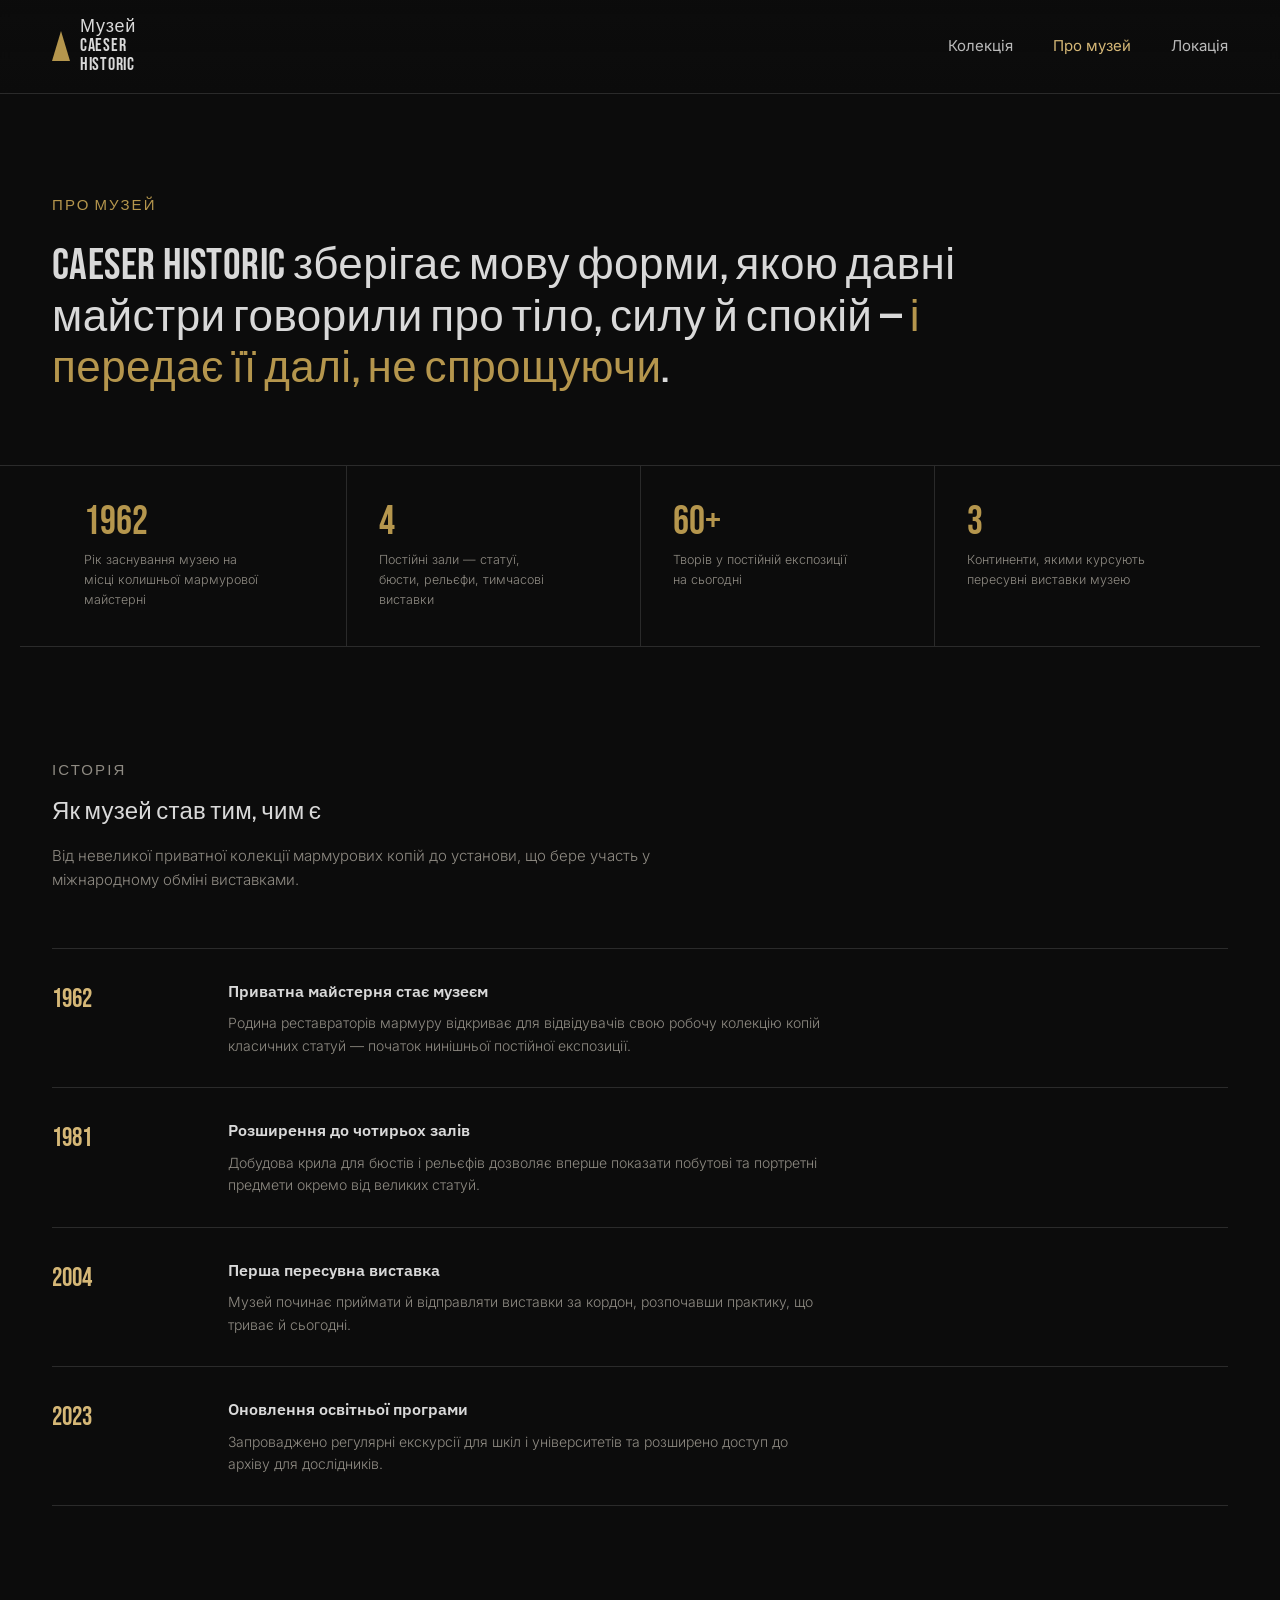
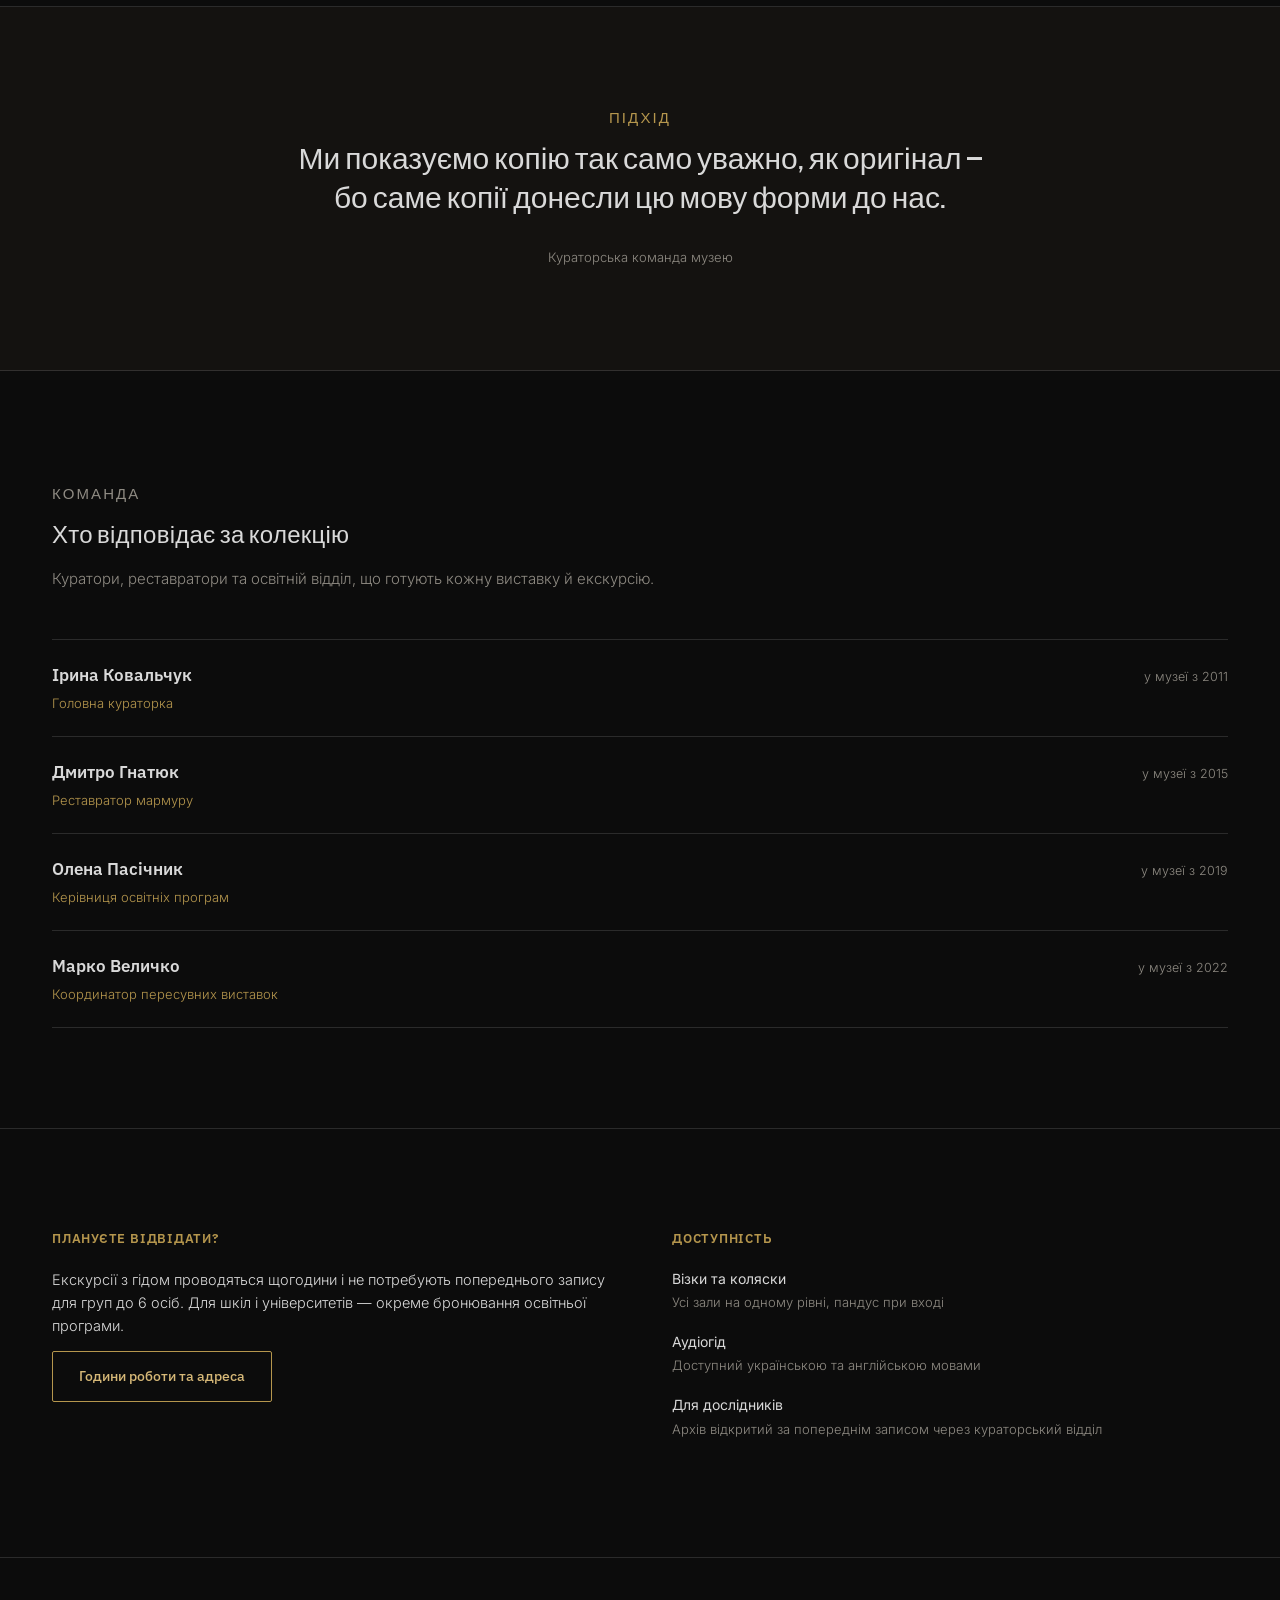
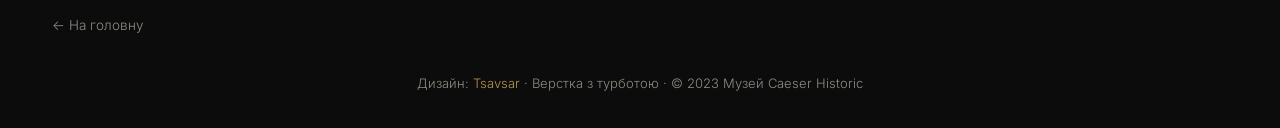
<file: about.html>
<!DOCTYPE html>
<html lang="uk">
<head>
<meta charset="UTF-8">
<meta name="viewport" content="width=device-width, initial-scale=1.0">
<title>Про музей — Caeser Historic</title>
<link rel="preconnect" href="https://fonts.googleapis.com">
<link rel="preconnect" href="https://fonts.gstatic.com" crossorigin>
<link href="https://fonts.googleapis.com/css2?family=Bebas+Neue&family=IBM+Plex+Sans:wght@400;500;600&family=Inter:wght@300;400;500;600;700&display=swap" rel="stylesheet">
<link rel="stylesheet" href="style2.css">
</head>
<body>

<header>
  <div class="nav">
    <a class="logo" href="index.html">
      <svg width="18" height="30" viewBox="0 0 24 40" fill="none"><path d="M12 0L24 40H0L12 0Z" fill="#b5964d"/></svg>
      Музей<br>Caeser<br>Historic
    </a>
    <nav class="nav-links">
      <a href="collection.html">Колекція</a>
      <a href="about.html" class="current">Про музей</a>
      <a href="index.html#footer">Локація</a>
    </nav>
    <button class="nav-toggle" aria-label="Меню">☰</button>
  </div>
</header>

<section class="intro">
  <div class="wrap">
    <p class="eyebrow">Про музей</p>
    <h1>Caeser Historic зберігає мову форми, якою давні майстри говорили про тіло, силу й спокій — <em>і передає її далі, не спрощуючи</em>.</h1>
  </div>
</section>

<section class="facts wrap">
  <div class="fact">
    <div class="n">1962</div>
    <div class="l">Рік заснування музею на місці колишньої мармурової майстерні</div>
  </div>
  <div class="fact">
    <div class="n">4</div>
    <div class="l">Постійні зали — статуї, бюсти, рельєфи, тимчасові виставки</div>
  </div>
  <div class="fact">
    <div class="n">60+</div>
    <div class="l">Творів у постійній експозиції на сьогодні</div>
  </div>
  <div class="fact">
    <div class="n">3</div>
    <div class="l">Континенти, якими курсують пересувні виставки музею</div>
  </div>
</section>

<section class="history">
  <div class="wrap">
    <div class="history-head">
      <p class="eyebrow">Історія</p>
      <h2>Як музей став тим, чим є</h2>
      <p>Від невеликої приватної колекції мармурових копій до установи, що бере участь у міжнародному обміні виставками.</p>
    </div>
    <div class="era-list">
      <div class="era">
        <div class="year">1962</div>
        <div>
          <h4>Приватна майстерня стає музеєм</h4>
          <p>Родина реставраторів мармуру відкриває для відвідувачів свою робочу колекцію копій класичних статуй — початок нинішньої постійної експозиції.</p>
        </div>
      </div>
      <div class="era">
        <div class="year">1981</div>
        <div>
          <h4>Розширення до чотирьох залів</h4>
          <p>Добудова крила для бюстів і рельєфів дозволяє вперше показати побутові та портретні предмети окремо від великих статуй.</p>
        </div>
      </div>
      <div class="era">
        <div class="year">2004</div>
        <div>
          <h4>Перша пересувна виставка</h4>
          <p>Музей починає приймати й відправляти виставки за кордон, розпочавши практику, що триває й сьогодні.</p>
        </div>
      </div>
      <div class="era">
        <div class="year">2023</div>
        <div>
          <h4>Оновлення освітньої програми</h4>
          <p>Запроваджено регулярні екскурсії для шкіл і університетів та розширено доступ до архіву для дослідників.</p>
        </div>
      </div>
    </div>
  </div>
</section>

<section class="philosophy">
  <div class="wrap quote-col">
    <p class="eyebrow">Підхід</p>
    <blockquote>Ми показуємо копію так само уважно, як оригінал — бо саме копії донесли цю мову форми до нас.</blockquote>
    <cite>Кураторська команда музею</cite>
  </div>
</section>

<section class="team">
  <div class="wrap">
    <div class="team-head">
      <p class="eyebrow">Команда</p>
      <h2>Хто відповідає за колекцію</h2>
      <p>Куратори, реставратори та освітній відділ, що готують кожну виставку й екскурсію.</p>
    </div>
    <div class="team-list">
      <div class="member">
        <div>
          <h4>Ірина Ковальчук</h4>
          <div class="role">Головна кураторка</div>
        </div>
        <div class="since">у музеї з 2011</div>
      </div>
      <div class="member">
        <div>
          <h4>Дмитро Гнатюк</h4>
          <div class="role">Реставратор мармуру</div>
        </div>
        <div class="since">у музеї з 2015</div>
      </div>
      <div class="member">
        <div>
          <h4>Олена Пасічник</h4>
          <div class="role">Керівниця освітніх програм</div>
        </div>
        <div class="since">у музеї з 2019</div>
      </div>
      <div class="member">
        <div>
          <h4>Марко Величко</h4>
          <div class="role">Координатор пересувних виставок</div>
        </div>
        <div class="since">у музеї з 2022</div>
      </div>
    </div>
  </div>
</section>

<section class="visit">
  <div class="wrap visit-grid">
    <div class="visit-col">
      <h3>Плануєте відвідати?</h3>
      <p>Екскурсії з гідом проводяться щогодини і не потребують попереднього запису для груп до 6 осіб. Для шкіл і університетів — окреме бронювання освітньої програми.</p>
      <div class="cta-row"><a class="cta" href="index.html#footer">Години роботи та адреса</a></div>
    </div>
    <div class="visit-col">
      <h3>Доступність</h3>
      <dl>
        <dt>Візки та коляски</dt>
        <dd>Усі зали на одному рівні, пандус при вході</dd>
        <dt>Аудіогід</dt>
        <dd>Доступний українською та англійською мовами</dd>
        <dt>Для дослідників</dt>
        <dd>Архів відкритий за попереднім записом через кураторський відділ</dd>
      </dl>
    </div>
  </div>
</section>

<footer id="footer">
  <div class="wrap">
    <a class="back-link" href="index.html">← На головну</a>
    <div class="foot-bottom">Дизайн: <span class="g">Tsavsar</span> · Верстка з турботою · © 2023 Музей Caeser Historic</div>
  </div>
</footer>

<script src="script3.js"></script>

</body>
</html>
</file>
<file: style2.css>
:root{
  --bg:#0c0c0c;
  --bg-soft:#141210;
  --gold:#b5964d;
  --gold-bright:#d6b877;
  --text:#d9d9d9;
  --text-dim:#8f8b83;
  --line: rgba(217,217,217,0.15);
  --max: 1240px;
}
* { box-sizing: border-box; }
html { scroll-behavior: smooth; }
body {
  margin:0; background:var(--bg); color:var(--text);
  font-family:'Inter', sans-serif; font-weight:300; line-height:1.6;
  -webkit-font-smoothing:antialiased;
}
img{ max-width:100%; display:block; }
a{ color:inherit; text-decoration:none; }
.wrap{ max-width:var(--max); margin:0 auto; padding:0 32px; }
.eyebrow{
  font-family:'Bebas Neue', sans-serif; letter-spacing:0.14em; color:var(--gold);
  font-size:15px; text-transform:uppercase; margin:0 0 10px;
}
h1,h2,h3{ font-family:'Bebas Neue', sans-serif; font-weight:400; letter-spacing:0.01em; margin:0; }
::selection{ background:var(--gold); color:#0c0c0c; }

/* header (shared) */
header{
  position:sticky; top:0; z-index:50;
  background:linear-gradient(to bottom, rgba(12,12,12,0.95), rgba(12,12,12,0.75));
  backdrop-filter:blur(6px); border-bottom:1px solid var(--line);
}
.nav{ max-width:var(--max); margin:0 auto; padding:18px 32px; display:flex; align-items:center; justify-content:space-between; }
.logo{ display:flex; align-items:center; gap:10px; font-family:'Bebas Neue', sans-serif; letter-spacing:0.04em; font-size:18px; line-height:1.05; color:var(--text); }
.logo svg{ flex:none; }
.nav-links{ display:flex; gap:40px; font-size:15px; font-weight:400; }
.nav-links a{ color:var(--text); opacity:0.85; transition:opacity .2s; }
.nav-links a:hover, .nav-links a.current{ opacity:1; color:var(--gold-bright); }
.nav-toggle{ display:none; background:none; border:1px solid var(--line); color:var(--text); width:40px; height:40px; border-radius:4px; cursor:pointer; font-size:18px; }

/* ---- intro: full-bleed statement, no image, no card grid ---- */
.intro{ padding:100px 0 70px; border-bottom:1px solid var(--line); }
.intro .eyebrow{ margin-bottom:22px; }
.intro h1{
  font-size:44px; line-height:1.18; max-width:920px; color:var(--text); font-weight:400;
}
.intro h1 em{ font-style:normal; color:var(--gold); }

/* ---- founding facts strip ---- */
.facts{
  border-bottom:1px solid var(--line);
  display:grid; grid-template-columns:repeat(4,1fr);
}
.fact{ padding:36px 32px; border-left:1px solid var(--line); }
.fact:first-child{ border-left:none; }
.fact .n{ font-family:'Bebas Neue', sans-serif; font-size:40px; color:var(--gold); line-height:1; }
.fact .l{ font-size:12.5px; color:var(--text-dim); margin-top:8px; max-width:180px; }

/* ---- history: vertical narrative, alternating text/rule, no photos ---- */
.history{ padding:100px 0; border-bottom:1px solid var(--line); }
.history-head{ max-width:640px; margin-bottom:56px; }
.history-head p{ color:var(--text-dim); font-size:15px; margin-top:12px; }
.era-list{ display:flex; flex-direction:column; }
.era{
  display:grid; grid-template-columns:140px 1fr; gap:36px;
  padding:30px 0; border-top:1px solid var(--line);
}
.era:last-child{ border-bottom:1px solid var(--line); }
.era .year{ font-family:'Bebas Neue', sans-serif; font-size:26px; color:var(--gold-bright); }
.era h4{ font-family:'IBM Plex Sans', sans-serif; font-weight:600; font-size:16px; color:var(--text); margin:0 0 8px; }
.era p{ font-size:14px; color:var(--text-dim); max-width:600px; margin:0; }

/* ---- philosophy: pull-quote, center column ---- */
.philosophy{ padding:100px 0; border-bottom:1px solid var(--line); background:var(--bg-soft); }
.quote-col{ max-width:760px; margin:0 auto; text-align:center; }
.quote-col .eyebrow{ text-align:center; }
.quote-col blockquote{
  margin:0 0 26px; font-family:'Bebas Neue', sans-serif; font-weight:400;
  font-size:30px; line-height:1.28; color:var(--text);
}
.quote-col cite{ font-style:normal; font-size:13px; color:var(--text-dim); }

/* ---- leadership: name/role rows, not cards ---- */
.team{ padding:100px 0; border-bottom:1px solid var(--line); }
.team-head{ max-width:640px; margin-bottom:48px; }
.team-head p{ color:var(--text-dim); font-size:15px; margin-top:12px; }
.member{
  display:grid; grid-template-columns:1fr auto; align-items:baseline; gap:20px;
  padding:22px 0; border-top:1px solid var(--line);
}
.team-list .member:last-child{ border-bottom:1px solid var(--line); }
.member h4{ font-family:'IBM Plex Sans', sans-serif; font-weight:600; font-size:17px; color:var(--text); margin:0; }
.member .role{ font-size:13px; color:var(--gold); margin-top:4px; }
.member .since{ font-size:12.5px; color:var(--text-dim); white-space:nowrap; }

/* ---- visit panel: practical info, distinct from footer hours ---- */
.visit{ padding:100px 0; }
.visit-grid{ display:grid; grid-template-columns:1fr 1fr; gap:64px; }
.visit-col h3{
  font-family:'IBM Plex Sans', sans-serif; font-weight:600; letter-spacing:.06em;
  text-transform:uppercase; font-size:13px; color:var(--gold); margin-bottom:18px;
}
.visit-col dl{ margin:0; }
.visit-col dt{ font-size:14px; color:var(--text); font-weight:400; }
.visit-col dd{ margin:2px 0 18px; font-size:13px; color:var(--text-dim); }
.visit-col p{ font-size:14.5px; color:var(--text); margin:0 0 14px; }
.cta-row{ margin-top:8px; }
.cta{
  display:inline-block; padding:13px 26px; border:1px solid var(--gold);
  color:var(--gold-bright); font-family:'IBM Plex Sans', sans-serif; font-size:14px;
  font-weight:500; border-radius:2px; transition:.2s;
}
.cta:hover{ background:var(--gold); color:#0c0c0c; }

footer{ padding:54px 0 34px; border-top:1px solid var(--line); }
.foot-bottom{ text-align:center; font-size:13px; color:var(--text-dim); }
.foot-bottom .g{ color:var(--gold); }
.back-link{ display:inline-flex; align-items:center; gap:8px; font-size:13.5px; color:var(--text-dim); margin-bottom:36px; }
.back-link:hover{ color:var(--gold-bright); }

@media (max-width: 900px){
  .nav-links{ display:none; }
  .nav-toggle{ display:block; }
  .intro h1{ font-size:32px; }
  .facts{ grid-template-columns:repeat(2,1fr); }
  .fact:nth-child(3){ border-left:none; }
  .era{ grid-template-columns:1fr; gap:8px; }
  .visit-grid{ grid-template-columns:1fr; gap:40px; }
  .quote-col blockquote{ font-size:24px; }
}
@media (prefers-reduced-motion: reduce){
  html{ scroll-behavior:auto; }
  *{ transition:none !important; }
}
</file>
